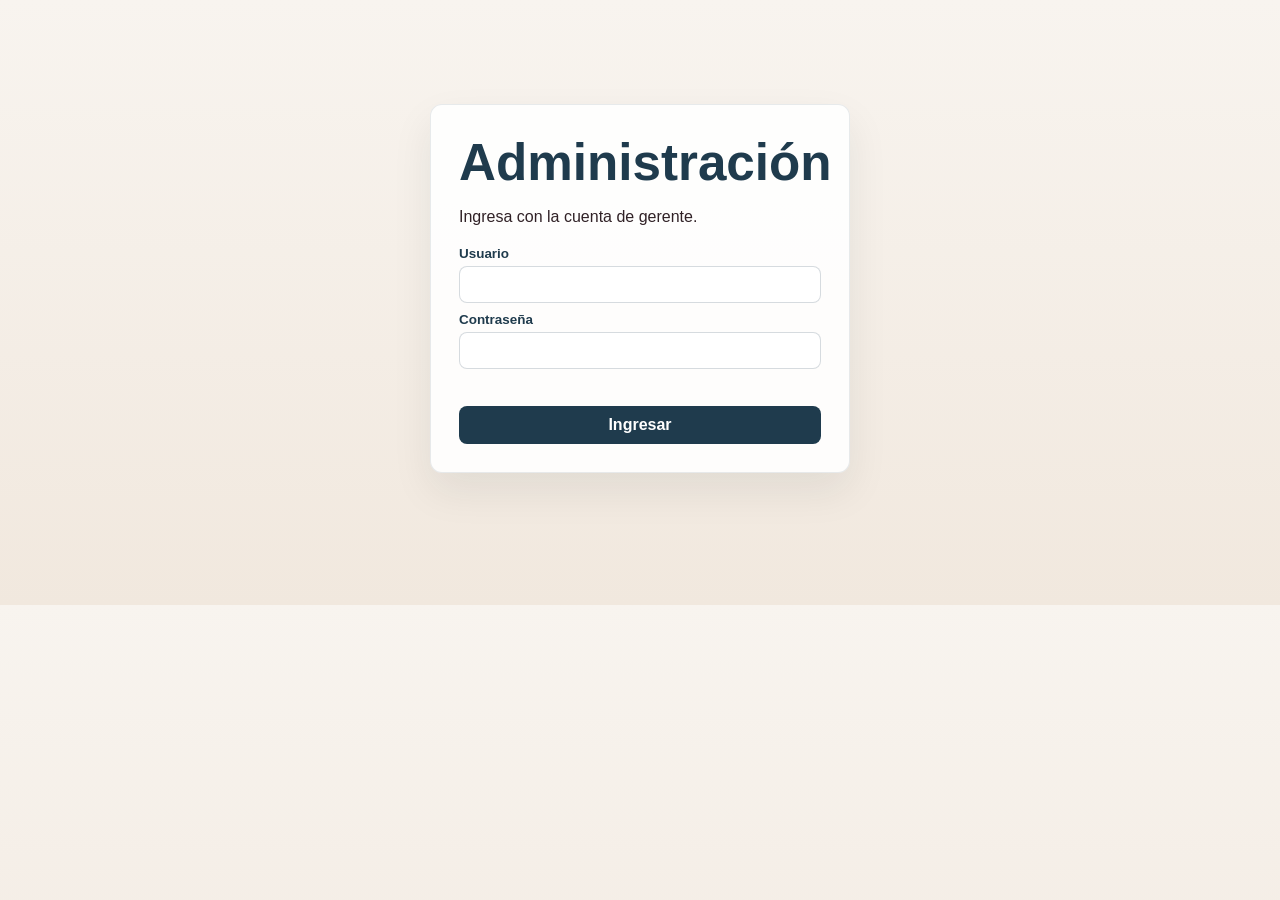
<file: admin.html>
<!DOCTYPE html>
<html lang="es">
  <head>
    <meta charset="UTF-8" />
    <meta name="viewport" content="width=device-width, initial-scale=1.0" />
    <title>MaiShoes | Administración</title>
    <link rel="stylesheet" href="sytle.css" />
  </head>
  <body>
    <main class="admin-page">
      <section id="adminLogin" class="admin-login" aria-labelledby="adminLoginTitle">
        <h1 id="adminLoginTitle">Administración</h1>
        <p>Ingresa con la cuenta de gerente.</p>
        <form id="loginForm" class="admin-login-form">
          <label>Usuario<input id="adminUser" autocomplete="username" required /></label>
          <label>Contraseña<input id="adminPassword" type="password" autocomplete="current-password" required /></label>
          <p id="loginError" class="admin-error" aria-live="polite"></p>
          <button class="admin-save" type="submit">Ingresar</button>
        </form>
      </section>

      <section id="adminPanel" hidden>
        <header class="admin-header">
          <div>
            <h1>Administrar productos</h1>
            <p>Disponibilidad, precios, colores y tallas.</p>
          </div>
          <div class="admin-header-actions">
            <a class="button primary" href="catalogo.html">Ver catálogo</a>
            <button id="logoutButton" class="admin-reset" type="button">Salir</button>
          </div>
        </header>
        <p id="adminMessage" class="admin-message" aria-live="polite"></p>
        <section id="adminProductos" class="admin-products" aria-label="Productos"></section>
      </section>
    </main>
    <script src="productos-config.js"></script>
    <script src="catalogo.js"></script>
    <script src="admin.js"></script>
  </body>
</html>
</file>
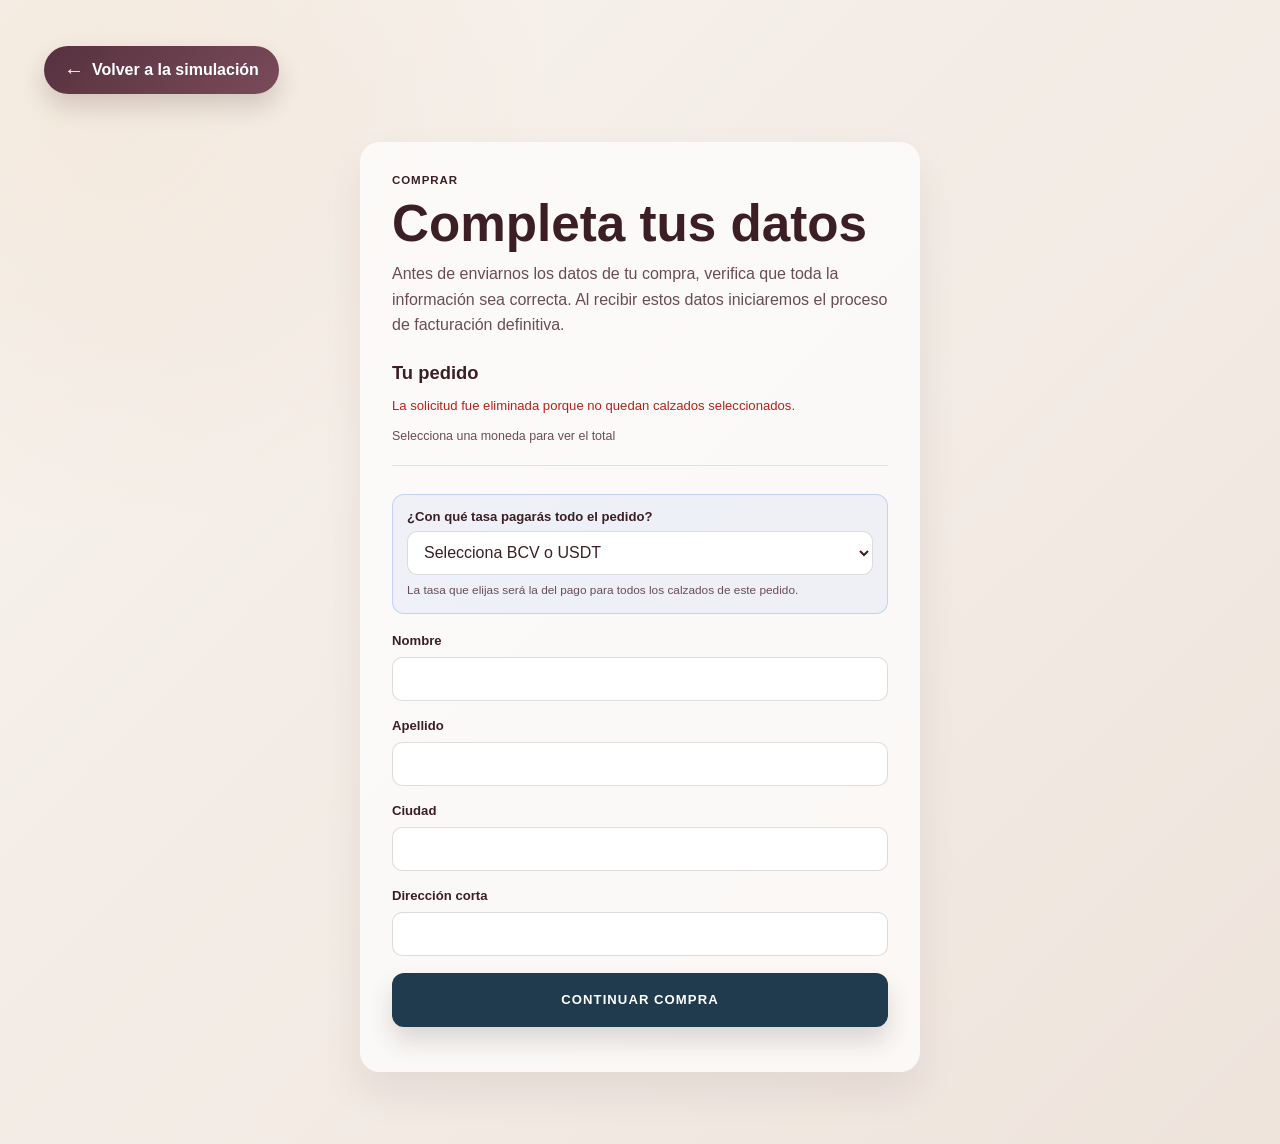
<file: datos-pedido.html>
<!DOCTYPE html>
<html lang="es">
  <head>
    <meta charset="UTF-8" />
    <meta name="viewport" content="width=device-width, initial-scale=1.0" />
    <title>MaiShoes | Comprar</title>
    <link rel="icon" href="logo.png" type="image/png">
    <link rel="stylesheet" href="sytle.css" />
    <!-- Google Analytics -->
    <script async src="https://www.googletagmanager.com/gtag/js?id=G-YP39BJCR0T"></script>
    <script>
      window.dataLayer = window.dataLayer || [];
      function gtag(){dataLayer.push(arguments);}
      gtag('js', new Date());
      gtag('config', 'G-YP39BJCR0T');
    </script>
  </head>
  <body class="product-page-body">
    <div class="page-shell order-page-shell">
      <a href="catalogo.html" class="button primary"><span class="back-arrow" aria-hidden="true">←</span> Volver a la simulación</a>
      <main class="order-form-page">
        <section class="order-form-intro">
          <p class="eyebrow-small">Comprar</p>
          <h1>Completa tus datos</h1>
          <p>Antes de enviarnos los datos de tu compra, verifica que toda la información sea correcta. Al recibir estos datos iniciaremos el proceso de facturación definitiva.</p>
        </section>

        <section class="order-summary" aria-labelledby="resumenPedidoTitulo">
          <h2 id="resumenPedidoTitulo">Tu pedido</h2>
          <div id="pedidoLista" class="order-summary-list"></div>
          <p id="pedidoVacio" class="order-empty" hidden>La solicitud fue eliminada porque no quedan calzados seleccionados.</p>
          <div class="order-totals">
            <span id="pedidoMonedaSinSeleccionar">Selecciona una moneda para ver el total</span>
            <span id="pedidoTotalSeleccionado" hidden>Total <strong id="pedidoTotal">$0.00</strong><small>20% de reserva: <b id="pedidoReserva">$0.00</b></small><small>40% cuota 1: <b id="pedidoCuota40a">$0.00</b></small><small>40% cuota 2: <b id="pedidoCuota40b">$0.00</b></small></span>
          </div>
        </section>

        <form id="datosPedidoForm" class="order-form">
          <div class="payment-currency-choice">
            <label for="monedaPago">¿Con qué tasa pagarás todo el pedido?</label>
            <select id="monedaPago" name="monedaPago" required>
              <option value="" selected disabled>Selecciona BCV o USDT</option>
              <option value="bcv">BCV</option>
              <option value="usdt">USDT</option>
            </select>
            <p>La tasa que elijas será la del pago para todos los calzados de este pedido.</p>
          </div>

          <label for="nombrePedido">Nombre</label>
          <input id="nombrePedido" name="nombre" type="text" autocomplete="given-name" required />

          <label for="apellidoPedido">Apellido</label>
          <input id="apellidoPedido" name="apellido" type="text" autocomplete="family-name" required />

          <label for="ciudadPedido">Ciudad</label>
          <input id="ciudadPedido" name="ciudad" type="text" autocomplete="address-level2" required />

          <label for="direccionPedido">Dirección corta</label>
          <input id="direccionPedido" name="direccion" type="text" autocomplete="street-address" required />

          <button class="primary-button" type="submit">Continuar compra</button>
          <p id="datosPedidoResultado" class="order-form-result" aria-live="polite"></p>
        </form>
      </main>
    </div>

    <script src="productos-config.js"></script>
    <script src="catalogo.js"></script>
    <script src="pedido.js"></script>
    <script>
    </script>
  </body>
</html>
</file>
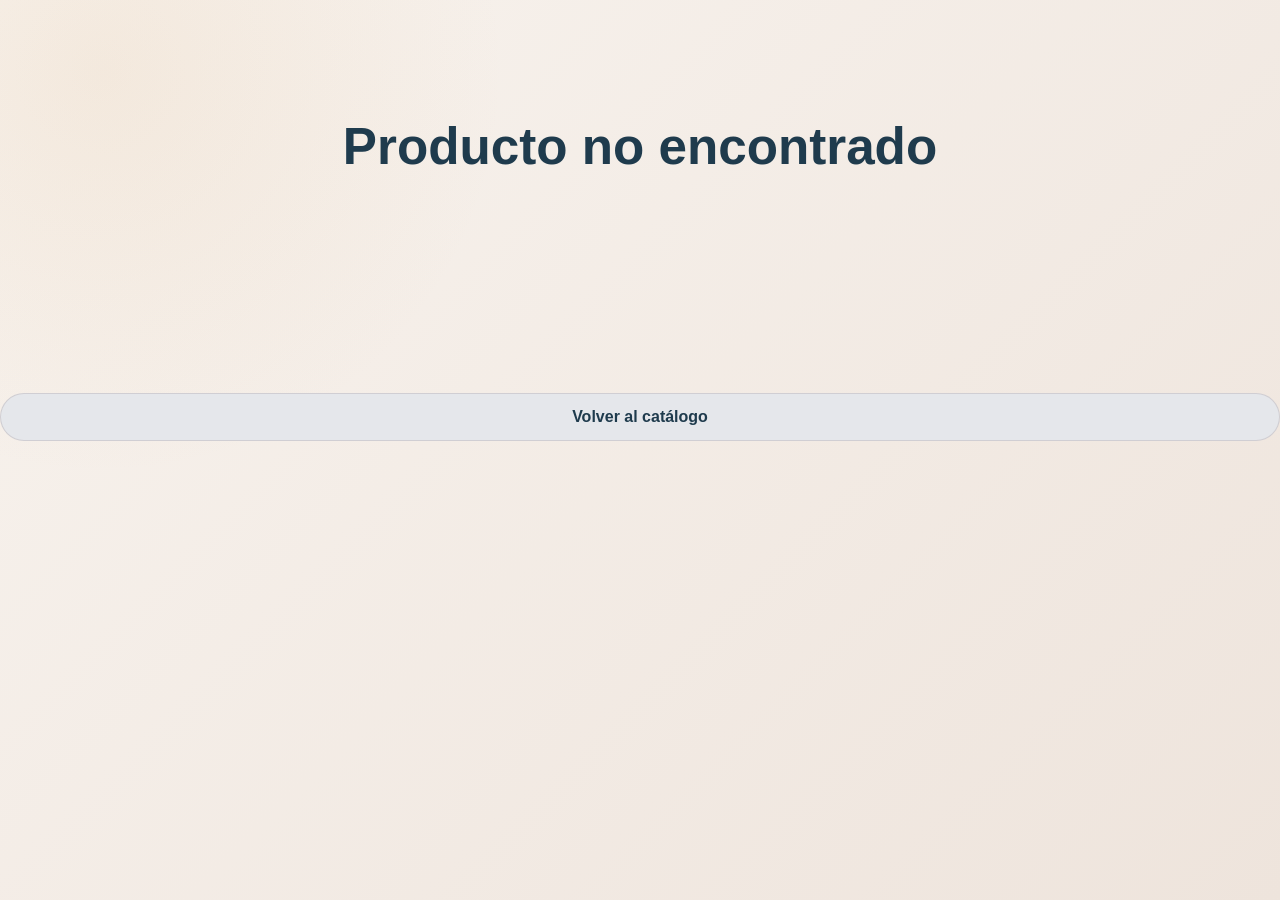
<file: producto.html>
<!DOCTYPE html>
<html lang="es">
  <head>
    <meta charset="UTF-8" />
    <meta name="viewport" content="width=device-width, initial-scale=1.0" />
    <title>MaiShoes | Detalle</title>
    <link rel="icon" href="logo.png" type="image/png">
    <link rel="stylesheet" href="sytle.css" />
  </head>
  <body class="product-page-body">
    <div class="page-shell">
      <a id="volverProducto" href="catalogo.html" class="button primary"><span class="back-arrow" aria-hidden="true">←</span> Volver al catálogo</a>
      <main class="product-page">
        <section class="gallery-panel">
          <div class="gallery-frame">
            <img id="mainImage" class="main-image" src="" alt="Producto" />
          </div>
          <div id="gallery" class="thumbnail-row"></div>
        </section>

        <section class="info-panel">
          <h1 id="productoNombre"></h1>
          <p id="productoDescripcion" class="product-description"></p>

          <div class="price-row">
            <span id="productoPrecio" class="price"></span>
            <span id="estadoDisponibilidad" class="stock-status">Disponible</span>
          </div>

          <div class="option-block" id="selectorColor">
            <h3>Colores disponibles</h3>
            <div id="colores" class="swatch-row"></div>
            <p id="colorInfo" class="selection-info"></p>
          </div>

          <div class="option-block" id="selectorTalla">
            <h3>Selecciona tu talla</h3>
            <div id="tallas" class="size-selector"></div>
            <p id="tallaInfo" class="selection-info"></p>
          </div>

          <div class="detail-box">
            <h3>Detalle</h3>
            <p id="productoDetalle"></p>
          </div>

          <div class="actions">
            <button id="botonCompra" class="primary-button" type="button">Agregar a la simulación</button>
          </div>
        </section>
      </main>
    </div>

    <script src="productos-config.js"></script>
    <script src="catalogo.js"></script>
    <script src="producto.js"></script>
  </body>
</html>
</file>
<file: sytle.css>
:root {
  --primary: #1f3b4d;
  --text: #232323;
  --muted: #646464;
  --shadow: 0 18px 40px rgba(24, 32, 41, 0.08);
  --danger: #b91c1c;
}

* {
  box-sizing: border-box;
}

body {
  margin: 0;
  font-family: Arial, Helvetica, sans-serif;
  background: linear-gradient(180deg, #f8f4ef 0%, #f1e8de 100%);
  color: var(--text);
  position: relative;
}

.landing-body {
  background-image: url('fondo.jpg');
  background-repeat: repeat;
  background-size: 100% auto;
  background-attachment: fixed;
}

img {
  max-width: 100%;
  display: block;
}

button,
input,
textarea {
  font: inherit;
}

.catalog-shell,
.landing-page,
.landing-shell {
  max-width: 1400px;
  margin: 0 auto;
  padding: 32px 20px 60px;
  position: relative;
  z-index: 1;
}

.topbar {
  display: flex;
  justify-content: center;
  align-items: center;
  padding: 30px 20px 10px;
}

.brand {
  font-family: 'Cormorant Garamond', serif;
  font-size: clamp(2.1rem, 3vw, 3rem);
  letter-spacing: 0.08em;
  color: var(--primary);
  text-transform: uppercase;
}

.home-main {
  display: flex;
  flex-direction: column;
  align-items: center;
  padding: 10px 20px 40px;
}

.hero-panel {
  max-width: 760px;
  text-align: center;
  margin-bottom: 18px;
  padding: 28px 32px 20px;
  background: rgba(255, 250, 246, 0.48);
  border: 1px solid rgba(124, 89, 82, 0.12);
  border-radius: 26px;
  backdrop-filter: blur(2px);
  box-shadow: 0 12px 30px rgba(70, 49, 41, 0.08);
}

.eyebrow {
  display: inline-block;
  margin: 0 0 10px;
  padding: 8px 16px;
  border-radius: 999px;
  background: rgba(215, 168, 110, 0.16);
  color: var(--primary);
  font-size: 0.72rem;
  letter-spacing: 0.08em;
  text-transform: uppercase;
  font-weight: 700;
}

.hero-panel h1 {
  margin: 0;
  font-family: 'Cormorant Garamond', serif;
  font-size: clamp(3rem, 6vw, 5rem);
  line-height: 0.95;
  letter-spacing: 0.02em;
  color: #3b1f24;
  text-shadow: 0 2px 10px rgba(255, 255, 255, 0.5);
}

.hero-copy {
  margin: 16px auto 0;
  max-width: 620px;
  font-size: 1.18rem;
  line-height: 1.7;
  color: rgba(42, 25, 27, 0.9);
  text-shadow: 0 1px 7px rgba(255, 255, 255, 0.55);
}

.home-carousel-section,
.faq-section {
  width: min(100%, 1120px);
  margin-top: 44px;
}

.home-carousel-heading,
.faq-heading {
  display: grid;
  width: 100%;
  justify-items: end;
  gap: 10px;
  margin-bottom: 18px;
}

.home-carousel-heading .eyebrow,
.faq-heading .eyebrow {
  margin-bottom: 0;
  text-align: right;
}

.home-carousel-heading {
  justify-items: start;
}

.home-carousel-heading .eyebrow,
.home-carousel-heading h2 {
  text-align: left;
}

.home-carousel-heading h2,
.faq-heading h2 {
  margin: 0;
  color: #3b1f24;
  font-family: 'Cormorant Garamond', serif;
  font-size: clamp(2rem, 3.8vw, 3.25rem);
  line-height: 0.98;
  text-align: right;
  max-width: 610px;
}

.home-carousel {
  display: grid;
  grid-auto-columns: minmax(280px, 1fr);
  grid-auto-flow: column;
  gap: 14px;
  overflow-x: auto;
  overscroll-behavior-inline: contain;
  padding-bottom: 10px;
  scroll-snap-type: inline mandatory;
  scrollbar-width: thin;
  scrollbar-color: #8d6265 transparent;
}

.carousel-slide {
  position: relative;
  min-height: 290px;
  overflow: hidden;
  color: #fffaf6;
  scroll-snap-align: start;
  text-decoration: none;
}

.carousel-slide::after {
  position: absolute;
  inset: 0;
  background: linear-gradient(0deg, rgba(34, 17, 21, 0.86), rgba(34, 17, 21, 0.04) 68%);
  content: "";
}

.carousel-slide img {
  width: 100%;
  height: 100%;
  position: absolute;
  inset: 0;
  object-fit: cover;
  transition: transform 0.35s ease;
}

.carousel-slide:hover img {
  transform: scale(1.05);
}

.carousel-slide-content {
  position: absolute;
  right: 22px;
  bottom: 22px;
  left: 22px;
  z-index: 1;
  display: grid;
  gap: 4px;
}

.carousel-slide-content small {
  color: #edc8c4;
  font-size: 0.72rem;
  font-weight: 700;
  letter-spacing: 0.12em;
}

.carousel-slide-content strong {
  font-family: 'Cormorant Garamond', serif;
  font-size: 2.25rem;
  line-height: 0.9;
}

.carousel-slide-content em {
  font-size: 0.86rem;
  font-style: normal;
}

.home-grid {
  display: grid;
  grid-template-columns: repeat(2, minmax(240px, 340px));
  gap: 30px;
  justify-content: center;
  align-items: stretch;
  width: 100%;
  margin-top: 18px;
}

.home-card {
  display: flex;
  flex-direction: column;
  justify-content: center;
  align-items: center;
  text-align: center;
  min-height: 360px;
  padding: 34px 24px;
  border-radius: 30px;
  border: 1px solid rgba(92, 74, 67, 0.1);
  box-shadow: 0 18px 36px rgba(73, 52, 39, 0.08);
  color: #3b1f24;
  text-decoration: none;
  transition: transform 0.22s ease, box-shadow 0.22s ease, border-color 0.22s ease;
  position: relative;
  overflow: hidden;
}

.home-card:hover {
  transform: translateY(-3px);
  box-shadow: 0 18px 38px rgba(73, 52, 39, 0.12);
  border-color: rgba(92, 74, 67, 0.18);
}

.home-card::before {
  content: "";
  position: absolute;
  inset: 0;
  background: linear-gradient(180deg, rgba(255,255,255,0.16), rgba(255,255,255,0.02));
}

.home-card > * {
  position: relative;
  z-index: 1;
}

.catalog-card {
  background: linear-gradient(135deg, rgba(244, 232, 220, 0.9), rgba(252, 247, 243, 0.95));
}

.guide-card {
  background: linear-gradient(135deg, rgba(245, 220, 222, 0.96), rgba(230, 201, 200, 0.94));
  border-color: rgba(59, 31, 36, 0.18);
  box-shadow: 0 18px 36px rgba(59, 31, 36, 0.1);
}

.card-art {
  width: 82px;
  height: 82px;
  display: grid;
  place-items: center;
  border-radius: 20px;
  margin-bottom: 18px;
  background: rgba(255, 255, 255, 0.52);
  border: 1px solid rgba(59, 31, 36, 0.12);
  font-size: 2.8rem;
  line-height: 1;
  color: #3b1f24;
}

.home-card.guide-card,
.home-card.guide-card h2,
.home-card.guide-card p,
.home-card.guide-card .card-art {
  color: #3b1f24;
}

.home-card h2 {
  margin: 0;
  font-size: clamp(2.2rem, 3vw, 3.2rem);
  line-height: 1.05;
  font-family: 'Cormorant Garamond', serif;
  letter-spacing: 0.04em;
  text-align: center;
  color: #3b1f24;
}

.home-card p {
  margin: 12px 0 0;
  max-width: 240px;
  font-size: 1.02rem;
  line-height: 1.6;
  color: rgba(59, 31, 36, 0.82);
  text-shadow: 0 1px 3px rgba(255, 255, 255, 0.35);
}

.purchase-info {
  width: min(100%, 920px);
  margin-top: 46px;
  padding: 30px;
  border: 1px solid rgba(92, 74, 67, 0.12);
  border-radius: 26px;
  background: rgba(255, 250, 246, 0.58);
  box-shadow: 0 16px 34px rgba(73, 52, 39, 0.07);
}

.faq-section {
  margin-top: 54px;
  padding: clamp(24px, 4vw, 42px);
  background: #fffaf6;
  border: 1px solid rgba(59, 31, 36, 0.12);
  box-shadow: 0 16px 34px rgba(73, 52, 39, 0.08);
}

.faq-heading {
  justify-items: start;
}

.faq-heading .eyebrow,
.faq-heading h2 {
  text-align: left;
}

.faq-heading > p:last-child {
  max-width: 610px;
  margin: 0;
  text-align: left;
  color: rgba(59, 31, 36, 0.76);
  line-height: 1.55;
}

.faq-list {
  display: grid;
  gap: 10px;
}

.faq-list details {
  border: 1px solid rgba(59, 31, 36, 0.13);
  background: #fff;
  padding: 0 20px;
}

.faq-list summary {
  display: flex;
  align-items: center;
  justify-content: space-between;
  gap: 20px;
  cursor: pointer;
  color: #3b1f24;
  font-family: 'Cormorant Garamond', serif;
  font-size: clamp(1.35rem, 2vw, 1.7rem);
  font-weight: 700;
  list-style: none;
  min-height: 64px;
  padding: 14px 0;
}

.faq-list summary::-webkit-details-marker {
  display: none;
}

.faq-list summary::after {
  width: 28px;
  height: 28px;
  border-radius: 50%;
  background: #522f38;
  color: #fffaf6;
  content: "";
  flex: 0 0 28px;
  position: relative;
}

.faq-list summary::before {
  position: absolute;
  right: 30px;
  width: 7px;
  height: 7px;
  border-right: 2px solid #fffaf6;
  border-bottom: 2px solid #fffaf6;
  content: "";
  transform: translateY(-2px) rotate(45deg);
  transition: transform 0.2s ease;
}

.faq-list details[open] summary::before {
  transform: translateY(2px) rotate(225deg);
}

.faq-list p {
  max-width: 740px;
  margin: 0 42px 18px 0;
  color: rgba(59, 31, 36, 0.8);
  line-height: 1.65;
}

.purchase-info-heading {
  text-align: center;
}

.purchase-info-heading .eyebrow {
  margin-bottom: 8px;
}

.purchase-info-heading h2 {
  margin: 0;
  color: #3b1f24;
  font-family: 'Cormorant Garamond', serif;
  font-size: clamp(2.2rem, 4vw, 3.2rem);
  line-height: 1;
}

.purchase-info-heading > p:last-child {
  max-width: 620px;
  margin: 12px auto 0;
  color: rgba(59, 31, 36, 0.8);
  line-height: 1.6;
}

.purchase-info-grid {
  display: grid;
  grid-template-columns: repeat(2, minmax(0, 1fr));
  gap: 18px;
  margin-top: 24px;
}

.purchase-info-card {
  padding: 24px;
  border: 1px solid rgba(92, 74, 67, 0.1);
  border-radius: 20px;
  background: rgba(255, 255, 255, 0.65);
}

.discount-info-card {
  grid-column: 1 / -1;
  display: flex;
  align-items: center;
  gap: 18px;
  background: rgba(255, 255, 255, 0.65);
  border-color: rgba(92, 74, 67, 0.1);
}

.discount-info-card .info-icon {
  flex: 0 0 48px;
  margin-bottom: 0;
}

.info-icon {
  width: 48px;
  height: 48px;
  display: grid;
  place-items: center;
  margin-bottom: 14px;
  border-radius: 14px;
  background: rgba(215, 168, 110, 0.18);
  font-size: 1.5rem;
}

.purchase-info-card h3 {
  margin: 0;
  color: #3b1f24;
  font-family: 'Cormorant Garamond', serif;
  font-size: 2rem;
  line-height: 1;
}

.purchase-info-card p,
.purchase-info-card li {
  color: rgba(59, 31, 36, 0.82);
  line-height: 1.55;
}

.purchase-info-card p {
  margin: 14px 0 0;
}

.purchase-info-card ul,
.payment-steps {
  margin: 12px 0 0;
  padding-left: 22px;
}

.purchase-info-card li + li {
  margin-top: 8px;
}

.info-note {
  font-size: 0.9rem;
  font-style: italic;
}

.payment-steps {
  margin-top: 16px;
}

.payment-steps strong {
  color: #3b1f24;
}

@media (max-width: 640px) {
  .landing-shell {
    padding-top: 18px;
    padding-left: 16px;
    padding-right: 16px;
  }

  .topbar {
    padding-top: 12px;
  }

  .brand {
    font-size: clamp(1.8rem, 6vw, 2.4rem);
  }

  .hero-panel {
    margin-bottom: 12px;
    padding: 20px 16px 18px;
  }

  .hero-panel h1 {
    font-size: clamp(2.5rem, 11vw, 3.5rem);
  }

  .hero-copy {
    font-size: 0.98rem;
    line-height: 1.6;
  }

  .home-carousel-section,
  .faq-section {
    margin-top: 32px;
  }

  .home-carousel-heading,
  .faq-heading {
    justify-items: end;
  }

  .home-carousel-heading {
    justify-items: start;
  }

  .faq-heading {
    justify-items: start;
  }

  .faq-heading .eyebrow,
  .faq-heading h2 {
    text-align: left;
  }

  .home-carousel-heading .eyebrow,
  .home-carousel-heading h2 {
    text-align: left;
  }

  .home-carousel-heading h2,
  .faq-heading h2 {
    text-align: left;
  }

  .faq-heading h2 {
    max-width: 100%;
    font-size: clamp(1.8rem, 8vw, 2.5rem);
    line-height: 1.08;
    overflow-wrap: anywhere;
  }

  .faq-heading > p:last-child {
    text-align: left;
  }

  .faq-section {
    width: 100%;
    min-width: 0;
    padding: 22px 16px;
  }

  .faq-list details {
    padding: 0 14px;
  }

  .faq-list summary {
    min-width: 0;
    gap: 12px;
    font-size: 1.2rem;
    line-height: 1.25;
    text-align: left;
  }

  .faq-list p {
    margin-right: 0;
    overflow-wrap: anywhere;
  }

  .home-carousel {
    grid-auto-columns: minmax(260px, 82vw);
  }

  .carousel-slide {
    min-height: 245px;
  }

  .home-grid {
    grid-template-columns: 1fr;
    gap: 18px;
  }

  .home-card {
    min-height: 260px;
    padding: 22px 18px;
  }

  .card-art {
    width: 66px;
    height: 66px;
    font-size: 2.1rem;
  }

  .home-card h2 {
    font-size: clamp(1.9rem, 7vw, 2.5rem);
  }

  .home-card p {
    max-width: 220px;
    font-size: 0.92rem;
  }

  .purchase-info {
    margin-top: 30px;
    padding: 22px 16px;
  }

  .purchase-info-grid {
    grid-template-columns: 1fr;
  }

  .purchase-info-card {
    padding: 20px;
  }

  .discount-info-card {
    display: block;
  }

  .discount-info-card .info-icon {
    margin-bottom: 14px;
  }
}

.detail-body {
  background: linear-gradient(180deg, #fdf6f2 0%, #f5ece5 100%);
  color: #2f1c22;
}

.detail-page {
  max-width: 1280px;
  margin: 0 auto;
  padding: 28px 22px 64px;
}

.detail-header {
  margin-bottom: 28px;
}

.detail-layout {
  display: grid;
  grid-template-columns: minmax(0, 1.2fr) minmax(360px, 0.9fr);
  gap: 26px;
  align-items: start;
}

.gallery-panel,
.detail-panel,
.info-card {
  background: rgba(255, 255, 255, 0.72);
  border: 1px solid rgba(77, 48, 53, 0.08);
  border-radius: 30px;
  box-shadow: 0 22px 48px rgba(74, 52, 43, 0.08);
}

.gallery-panel {
  padding: 24px;
}

.detail-kicker,
.mini-label,
.detail-badge {
  display: inline-flex;
  align-items: center;
  justify-content: center;
  padding: 7px 12px;
  border-radius: 999px;
  background: rgba(207, 132, 149, 0.12);
  color: #6b4048;
  font-size: 0.7rem;
  font-weight: 800;
  letter-spacing: 0.08em;
  text-transform: uppercase;
}

.main-image-wrap {
  margin-top: 18px;
  border-radius: 26px;
  overflow: hidden;
  border: 1px solid rgba(74, 52, 43, 0.08);
  background: linear-gradient(135deg, #f7e9e7 0%, #f0ede8 100%);
}

#mainImage {
  width: 100%;
  height: min(68vh, 660px);
  object-fit: cover;
  display: block;
}

.thumbs {
  display: grid;
  grid-template-columns: repeat(4, minmax(0, 1fr));
  gap: 12px;
  margin-top: 18px;
}

.thumb {
  padding: 0;
  border: 1px solid rgba(77, 48, 53, 0.12);
  background: rgba(255, 255, 255, 0.6);
  border-radius: 16px;
  overflow: hidden;
  cursor: pointer;
  transition: transform 0.2s ease, border-color 0.2s ease, box-shadow 0.2s ease;
}

.thumb:hover,
.thumb.active {
  transform: translateY(-2px);
  border-color: rgba(74, 52, 43, 0.4);
  box-shadow: 0 12px 22px rgba(74, 52, 43, 0.08);
}

.thumb img {
  width: 100%;
  height: 110px;
  object-fit: cover;
  display: block;
}

.detail-panel {
  padding: 26px 24px 22px;
}

.detail-side-top {
  display: flex;
  align-items: center;
  justify-content: space-between;
  gap: 12px;
  margin-bottom: 10px;
}

.detail-price-row {
  display: flex;
  align-items: center;
  gap: 10px;
  flex-wrap: wrap;
  justify-content: flex-end;
}

.price-tag {
  font-family: 'Cormorant Garamond', serif;
  font-size: clamp(2rem, 4vw, 3rem);
  line-height: 1;
  letter-spacing: 0.02em;
  color: #2f1c22;
}

.fit-pill {
  display: inline-flex;
  align-items: center;
  padding: 8px 12px;
  border-radius: 999px;
  background: rgba(84, 109, 122, 0.08);
  color: #304a57;
  font-size: 0.72rem;
  font-weight: 800;
  letter-spacing: 0.06em;
  text-transform: uppercase;
}

.detail-panel h1 {
  margin: 16px 0 0;
  font-family: 'Cormorant Garamond', serif;
  font-size: clamp(2.6rem, 5vw, 4rem);
  line-height: 0.95;
  letter-spacing: 0.02em;
  color: #3b1f24;
}

.detail-summary {
  margin: 16px 0 18px;
  color: #5f3741;
  line-height: 1.7;
  font-size: 1.02rem;
}

.detail-specs {
  display: grid;
  grid-template-columns: repeat(2, minmax(0, 1fr));
  gap: 10px;
  margin: 0 0 18px;
}

.spec-item {
  display: grid;
  gap: 6px;
  padding: 12px 14px;
  border-radius: 16px;
  background: linear-gradient(180deg, rgba(253, 248, 246, 0.96), rgba(247, 236, 229, 0.92));
  border: 1px solid rgba(67, 46, 49, 0.08);
}

.spec-item span {
  color: #7a5562;
  font-size: 0.68rem;
  font-weight: 800;
  letter-spacing: 0.08em;
  text-transform: uppercase;
}

.spec-item strong {
  color: #301f25;
  font-size: 0.96rem;
  font-weight: 700;
}

.detail-group {
  margin-top: 22px;
}

.detail-group h2 {
  margin: 0 0 12px;
  font-family: 'Cormorant Garamond', serif;
  font-size: clamp(1.7rem, 2.4vw, 2.2rem);
  line-height: 1.1;
  color: #3b1f24;
}

.compact-group {
  margin-top: 18px;
}

.availability {
  margin: 0;
  padding: 10px 12px;
  border-radius: 12px;
  background: rgba(84, 109, 122, 0.06);
  color: #385566;
  font-weight: 700;
}

.chip-list {
  display: flex;
  flex-wrap: wrap;
  gap: 10px;
}

.chip {
  border: 1px solid rgba(74, 52, 43, 0.12);
  background: rgba(255, 255, 255, 0.7);
  color: #312225;
  border-radius: 999px;
  padding: 9px 14px;
  font-weight: 800;
  cursor: pointer;
  transition: all 0.2s ease;
}

.chip.selected {
  background: rgba(212, 157, 168, 0.18);
  border-color: rgba(59, 31, 36, 0.25);
  box-shadow: inset 0 0 0 1px rgba(59, 31, 36, 0.05);
}

.color-chip {
  width: 34px;
  height: 34px;
  min-width: 34px;
  border-radius: 50%;
  padding: 0;
  border-width: 3px;
  box-shadow: 0 0 0 1px rgba(15, 23, 42, 0.14);
}

.detail-actions {
  display: flex;
  flex-wrap: wrap;
  gap: 12px;
  margin-top: 24px;
}

.button {
  display: inline-flex;
  align-items: center;
  justify-content: center;
  min-height: 48px;
  border: none;
  border-radius: 14px;
  font-weight: 800;
  text-decoration: none;
  cursor: pointer;
  transition: transform 0.18s ease, box-shadow 0.18s ease;
}

.button:hover {
  transform: translateY(-1px);
}

.button.primary {
  flex: 1;
  background: linear-gradient(135deg, #3a1d27 0%, #563341 100%);
  color: white;
  box-shadow: 0 16px 28px rgba(58, 29, 39, 0.18);
}

.button.ghost {
  flex: 0.9;
  background: rgba(255, 255, 255, 0.9);
  color: #3b1f24;
  border: 1px solid rgba(59, 31, 36, 0.12);
}

.detail-bottom {
  display: grid;
  grid-template-columns: repeat(3, minmax(0, 1fr));
  gap: 18px;
  margin-top: 26px;
}

.info-card {
  padding: 22px 20px;
}

.info-card-featured {
  background: linear-gradient(135deg, rgba(255,255,255,0.82), rgba(248, 232, 237, 0.78));
}

.info-card h3 {
  margin: 12px 0 10px;
  font-family: 'Cormorant Garamond', serif;
  font-size: clamp(1.8rem, 3vw, 2.6rem);
  line-height: 1.05;
  color: #3b1f24;
}

.info-card p {
  margin: 0;
  color: #5b3b42;
  line-height: 1.7;
}

.catalog-body {
  background: linear-gradient(180deg, #f9f3ee 0%, #f1e7dc 100%);
  color: var(--text);
}

.catalog-page {
  max-width: 1380px;
  margin: 0 auto;
  padding: 24px 20px 60px;
}

.catalog-header {
  display: flex;
  flex-direction: column;
  align-items: center;
  gap: 14px;
  margin-bottom: 28px;
}

.brand-inline {
  font-family: 'Cormorant Garamond', serif;
  font-size: clamp(2.1rem, 4vw, 3.1rem);
  letter-spacing: 0.08em;
  color: var(--primary);
  text-transform: uppercase;
}

.top-nav {
  display: flex;
  justify-content: center;
  flex-wrap: wrap;
  gap: 14px;
  padding: 10px 18px;
  border-radius: 999px;
  background: rgba(255, 255, 255, 0.7);
  border: 1px solid rgba(31, 59, 77, 0.08);
  box-shadow: 0 10px 24px rgba(31, 59, 77, 0.06);
}

.top-nav a {
  text-decoration: none;
  color: var(--primary);
  font-weight: 700;
  padding: 6px 12px;
  border-radius: 999px;
  transition: background 0.2s ease;
}

.top-nav a:hover,
.top-nav a.active {
  background: rgba(31, 59, 77, 0.08);
}

.site-nav-toggle {
  display: none;
}

.catalog-title-wrap {
  text-align: center;
}

.eyebrow {
  display: inline-block;
  background: rgba(215, 168, 110, 0.16);
  color: var(--primary);
  padding: 8px 14px;
  border-radius: 999px;
  font-size: 0.72rem;
  letter-spacing: 0.08em;
  text-transform: uppercase;
  font-weight: 700;
}

h1 {
  margin: 18px 0 2px;
  color: var(--primary);
  font-size: clamp(2.2rem, 4vw, 3.6rem);
}

.catalog-layout {
  display: grid;
  grid-template-columns: minmax(0, 1.7fr) minmax(300px, 0.95fr);
  gap: 24px;
}

.catalog-panel,
.summary-box,
.guide-card,
.hero-box {
  background: rgba(255, 255, 255, 0.78);
  border: 1px solid rgba(31, 59, 77, 0.08);
  border-radius: 24px;
  box-shadow: var(--shadow);
}

.catalog-panel {
  padding: 20px;
}

.toolbar {
  display: flex;
  justify-content: space-between;
  align-items: end;
  gap: 18px;
  background: rgba(31, 59, 77, 0.04);
  border: 1px solid rgba(31, 59, 77, 0.06);
  border-radius: 18px;
  padding: 18px 20px;
  margin-bottom: 22px;
}

.search-box {
  display: flex;
  flex: 1;
  flex-direction: column;
  gap: 8px;
}

.search-box label,
.selection-block label,
.qty-box label,
.field label {
  color: var(--primary);
  font-size: 0.78rem;
  font-weight: 700;
  letter-spacing: 0.03em;
  text-transform: uppercase;
}

.search-box input,
.qty-box input,
.field input,
.field textarea {
  width: 100%;
  border: 1px solid rgba(31, 59, 77, 0.12);
  border-radius: 12px;
  padding: 12px 14px;
  background: white;
  color: var(--text);
}

.badge {
  background: var(--primary);
  color: white;
  padding: 10px 14px;
  border-radius: 999px;
  font-size: 0.8rem;
  font-weight: 700;
  white-space: nowrap;
}

.products-grid {
  display: grid;
  grid-template-columns: repeat(2, minmax(0, 1fr));
  gap: 18px;
}

.select-card {
  background: #fff;
  border: 1px solid rgba(31, 59, 77, 0.08);
  border-radius: 22px;
  overflow: hidden;
  cursor: pointer;
  box-shadow: 0 16px 34px rgba(31, 59, 77, 0.06);
  transition: transform 0.2s ease, box-shadow 0.2s ease, border-color 0.2s ease;
}

.select-card:hover,
.select-card.active {
  border-color: rgba(31, 59, 77, 0.18);
  transform: translateY(-4px);
  box-shadow: 0 20px 36px rgba(31, 59, 77, 0.1);
}

.select-card img {
  width: 100%;
  height: 180px;
  object-fit: contain;
  padding: 12px 12px 0;
  background: linear-gradient(135deg, #f9f3ee, #e9d9d0);
}

.select-card .content {
  padding: 16px 16px 18px;
}

.card-header-row {
  display: flex;
  align-items: flex-start;
  justify-content: space-between;
  gap: 12px;
  margin-bottom: 10px;
}

.name {
  margin: 0;
  color: var(--primary);
  font-size: 1.19rem;
  line-height: 1.2;
}

.new-badge {
  flex-shrink: 0;
  display: inline-flex;
  align-items: center;
  padding: 5px 10px;
  border-radius: 999px;
  background: #b3633d;
  color: #fffaf6;
  font-size: 0.72rem;
  font-weight: 800;
  text-transform: uppercase;
  letter-spacing: 0.06em;
  box-shadow: 0 8px 18px rgba(31, 59, 77, 0.14);
}

.card-badges {
  display: flex;
  flex-wrap: wrap;
  justify-content: flex-end;
  gap: 6px;
}

.availability-badge,
.variant-empty {
  display: inline-flex;
  align-items: center;
  padding: 5px 9px;
  border-radius: 999px;
  font-size: 0.7rem;
  font-weight: 700;
}

.availability-badge.available {
  color: #17623b;
  background: #e7f5ea;
}

.availability-badge.unavailable,
.variant-empty,
.stock-status.unavailable {
  color: #9f1d1d;
  background: #fff0f0;
}

.select-button:disabled,
.primary-button:disabled {
  cursor: not-allowed;
  opacity: 0.55;
}

.admin-page {
  max-width: 1100px;
  margin: 0 auto;
  padding: 32px 20px 60px;
}

.admin-login {
  width: min(100%, 420px);
  margin: 8vh auto;
  padding: 28px;
  background: rgba(255, 255, 255, 0.88);
  border: 1px solid rgba(31, 59, 77, 0.1);
  border-radius: 12px;
  box-shadow: var(--shadow);
}

.admin-login h1,
.admin-header h1 {
  margin: 0;
  color: var(--primary);
}

.admin-login-form,
.admin-field,
.admin-options {
  display: grid;
  gap: 9px;
}

.admin-login-form {
  margin-top: 20px;
}

.admin-login-form label,
.admin-field,
.admin-options strong {
  color: var(--primary);
  font-size: 0.84rem;
  font-weight: 700;
}

.admin-login-form input,
.admin-field input[type="number"] {
  width: 100%;
  margin-top: 5px;
  padding: 10px 12px;
  border: 1px solid rgba(31, 59, 77, 0.18);
  border-radius: 8px;
  background: #fff;
}

.admin-error {
  min-height: 1.2em;
  margin: 0;
  color: var(--danger);
}

.admin-header,
.admin-header-actions,
.admin-product-title,
.admin-actions {
  display: flex;
  align-items: center;
  gap: 12px;
}

.admin-header,
.admin-product-title {
  justify-content: space-between;
}

.admin-header {
  margin-bottom: 24px;
}

.admin-header p {
  margin: 6px 0 0;
  color: var(--muted);
}

.admin-products {
  display: grid;
  gap: 16px;
}

.admin-product {
  padding: 20px;
  background: rgba(255, 255, 255, 0.84);
  border: 1px solid rgba(31, 59, 77, 0.1);
  border-radius: 12px;
  box-shadow: var(--shadow);
}

.admin-product h2 {
  margin: 0;
  color: var(--primary);
  font-size: 1.25rem;
}

.admin-product-grid {
  display: grid;
  grid-template-columns: repeat(2, minmax(0, 1fr));
  gap: 16px;
  margin-top: 16px;
}

.admin-checks {
  display: flex;
  flex-wrap: wrap;
  gap: 8px;
}

.admin-checks label,
.admin-product-title label {
  color: var(--text);
  font-size: 0.9rem;
  font-weight: 400;
}

.admin-actions {
  justify-content: flex-end;
  margin-top: 18px;
}

.admin-save,
.admin-reset {
  border: 0;
  border-radius: 8px;
  padding: 10px 14px;
  font-weight: 700;
  cursor: pointer;
}

.admin-save {
  color: #fff;
  background: var(--primary);
}

.admin-reset {
  color: var(--primary);
  background: #e7edf0;
}

.admin-message {
  min-height: 1.25em;
  margin: 0 0 12px;
  color: #17623b;
  font-weight: 700;
}

.info-page-body {
  min-height: 100vh;
  background: #f7f1ea;
}

.info-page {
  width: min(1180px, calc(100% - 40px));
  margin: 0 auto;
  padding: 28px 0 72px;
}

.info-header {
  display: flex;
  align-items: center;
  justify-content: space-between;
  gap: 20px;
  padding-bottom: 30px;
}

.info-header .brand-inline {
  text-decoration: none;
}

.about-hero {
  display: grid;
  grid-template-columns: minmax(0, 0.94fr) minmax(320px, 1.06fr);
  align-items: stretch;
  overflow: hidden;
  background: #fffaf6;
  border: 1px solid rgba(59, 31, 36, 0.1);
  box-shadow: 0 20px 48px rgba(73, 52, 39, 0.1);
}

.about-hero-copy {
  display: flex;
  flex-direction: column;
  justify-content: center;
  padding: clamp(32px, 6vw, 76px);
}

.about-hero-copy .eyebrow,
.social-section .eyebrow,
.location-copy .eyebrow {
  margin-bottom: 14px;
}

.about-hero h1,
.social-section h2,
.location-section h2 {
  margin: 0;
  color: #3b1f24;
  font-family: 'Cormorant Garamond', serif;
  font-size: clamp(2.5rem, 5vw, 4.4rem);
  line-height: 0.96;
}

.about-hero-copy > p:not(.eyebrow),
.location-copy > p:not(.eyebrow) {
  margin: 20px 0 0;
  color: rgba(59, 31, 36, 0.82);
  line-height: 1.7;
}

.about-highlights {
  display: flex;
  flex-wrap: wrap;
  gap: 8px;
  margin-top: 28px;
}

.about-highlights span {
  padding: 8px 11px;
  border: 1px solid rgba(59, 31, 36, 0.16);
  color: #3b1f24;
  font-size: 0.78rem;
  font-weight: 700;
}

.about-hero-image {
  position: relative;
  min-height: 430px;
  margin: 0;
}

.about-hero-image img {
  width: 100%;
  height: 100%;
  object-fit: cover;
}

.about-hero-image figcaption {
  position: absolute;
  right: 16px;
  bottom: 16px;
  left: 16px;
  padding: 12px 14px;
  background: rgba(59, 31, 36, 0.86);
  color: #fffaf6;
  font-size: 0.86rem;
}

.location-section {
  display: grid;
  grid-template-columns: minmax(0, 0.85fr) minmax(0, 1.15fr);
  gap: 32px;
  align-items: center;
  margin-top: 44px;
  padding: clamp(28px, 4vw, 48px);
  background: rgba(255, 250, 246, 0.7);
  border-top: 1px solid rgba(59, 31, 36, 0.12);
  border-bottom: 1px solid rgba(59, 31, 36, 0.12);
}

.location-section h2 {
  font-size: clamp(2.1rem, 3.6vw, 3.25rem);
}

.social-footer {
  display: flex;
  align-items: center;
  justify-content: space-between;
  gap: 28px;
  margin-top: 44px;
  padding: 28px clamp(24px, 4vw, 48px);
  background: #522f38;
  border: 1px solid rgba(59, 31, 36, 0.2);
  color: #fffaf6;
}

.social-footer-brand span {
  display: block;
  font-family: 'Cormorant Garamond', serif;
  font-size: 2rem;
  font-weight: 700;
  line-height: 1;
  letter-spacing: 0.06em;
  text-transform: uppercase;
}

.social-footer-brand p {
  margin: 7px 0 0;
  color: rgba(255, 250, 246, 0.75);
  font-size: 0.87rem;
}

.social-buttons {
  display: flex;
  justify-content: flex-end;
  gap: 10px;
}

.social-button {
  display: grid;
  width: 58px;
  height: 58px;
  place-items: center;
  border: 1px solid rgba(255, 250, 246, 0.22);
  border-radius: 50%;
  background: rgba(255, 250, 246, 0.08);
  color: #fffaf6;
  cursor: pointer;
  transition: transform 0.2s ease, box-shadow 0.2s ease;
}

.social-button:hover {
  transform: translateY(-3px);
  background: #fffaf6;
  box-shadow: 0 9px 18px rgba(25, 10, 14, 0.2);
}

.social-button svg,
.whatsapp-float svg {
  width: 24px;
  height: 24px;
  fill: none;
  stroke: currentColor;
  stroke-linecap: round;
  stroke-linejoin: round;
  stroke-width: 1.8;
}

.social-button.instagram:hover { color: #c3466b; }
.social-button.tiktok:hover { color: #1b1b1b; }
.social-button.telegram:hover { color: #399bd4; }

.location-section {
  grid-template-columns: minmax(260px, 0.8fr) minmax(0, 1.2fr);
  background: #3b1f24;
}

.location-section h2,
.location-section .location-copy > p:not(.eyebrow) {
  color: #fffaf6;
}

.map-frame {
  min-height: 320px;
  overflow: hidden;
  border: 8px solid rgba(255, 250, 246, 0.14);
}

.map-frame iframe {
  display: block;
  width: 100%;
  height: 320px;
  border: 0;
}

.whatsapp-float {
  position: fixed;
  right: 22px;
  bottom: 22px;
  z-index: 20;
  display: grid;
  width: 54px;
  height: 54px;
  place-items: center;
  border: 1px solid rgba(255, 255, 255, 0.75);
  border-radius: 50%;
  background: #25d366;
  box-shadow: 0 12px 28px rgba(14, 117, 63, 0.28);
  color: #fff;
  cursor: pointer;
  transition: transform 0.22s ease, box-shadow 0.22s ease, background 0.22s ease;
}

.whatsapp-float::before {
  position: absolute;
  z-index: -1;
  width: 100%;
  height: 100%;
  border-radius: inherit;
  background: rgba(37, 211, 102, 0.2);
  content: "";
  animation: whatsapp-halo 3s ease-out infinite;
}

.whatsapp-float:hover {
  transform: translateY(-3px) scale(1.04);
  background: #1ebe5d;
  box-shadow: 0 16px 30px rgba(14, 117, 63, 0.35);
}

.whatsapp-float img {
  position: relative;
  width: 27px;
  height: 27px;
  filter: drop-shadow(0 1px 1px rgba(0, 0, 0, 0.12));
}

@keyframes whatsapp-halo {
  0%, 20% { opacity: 0; transform: scale(1); }
  35% { opacity: 0.55; }
  75%, 100% { opacity: 0; transform: scale(1.38); }
}

@media (prefers-reduced-motion: reduce) {
  .whatsapp-float::before {
    animation: none;
  }
}

@media (max-width: 760px) {
  .info-page {
    width: min(100% - 32px, 1180px);
    padding-top: 18px;
  }

  .info-header,
  .about-hero,
  .social-footer,
  .location-section {
    grid-template-columns: 1fr;
  }

  .info-header {
    align-items: flex-start;
    flex-direction: column;
  }

  .about-hero-image {
    min-height: 310px;
  }

  .social-buttons {
    justify-content: flex-start;
  }

  .social-footer {
    align-items: flex-start;
    flex-direction: column;
  }

  .social-button {
    width: 52px;
    height: 52px;
  }

  .whatsapp-float {
    right: 16px;
    bottom: 16px;
    width: 54px;
    height: 54px;
  }
}

@media (max-width: 640px) {
  .admin-header,
  .admin-product-title {
    align-items: flex-start;
    flex-direction: column;
  }

  .admin-product-grid {
    grid-template-columns: 1fr;
  }
}

.badge-mini {
  flex-shrink: 0;
  display: inline-flex;
  align-items: center;
  padding: 5px 9px;
  border-radius: 999px;
  background: rgba(215, 168, 110, 0.12);
  color: var(--primary);
  font-size: 0.7rem;
  font-weight: 700;
  text-transform: uppercase;
  letter-spacing: 0.04em;
}

.meta {
  margin-bottom: 12px;
}

.price-stack {
  display: flex;
  flex-direction: column;
  gap: 3px;
}

.price-old {
  color: rgba(31, 59, 77, 0.58);
  font-size: 0.82rem;
  text-decoration: line-through;
}

.price-discount {
  color: var(--primary);
  font-weight: 800;
  font-size: 1.18rem;
}

.select-card .price-old {
  text-decoration: none;
}

.info-block {
  margin-top: 12px;
}

.info-label {
  margin: 0 0 8px;
  color: var(--primary);
  font-size: 0.73rem;
  font-weight: 700;
  letter-spacing: 0.05em;
  text-transform: uppercase;
}

.color-list,
.talla-list {
  display: flex;
  flex-wrap: wrap;
  gap: 8px;
}

.color-pill {
  display: inline-flex;
  align-items: center;
  gap: 7px;
  background: rgba(31, 59, 77, 0.04);
  border: 1px solid rgba(31, 59, 77, 0.08);
  border-radius: 999px;
  padding: 6px 9px;
  color: var(--primary);
  font-size: 0.74rem;
}

.color-dot {
  width: 12px;
  height: 12px;
  border-radius: 50%;
  display: inline-block;
  border: 1px solid rgba(15, 23, 42, 0.12);
}

.talla-chip {
  min-width: 36px;
  padding: 7px 9px;
  border-radius: 10px;
  background: rgba(31, 59, 77, 0.05);
  color: var(--primary);
  text-align: center;
  font-size: 0.75rem;
  font-weight: 700;
}

.card-actions {
  display: flex;
  align-items: center;
  gap: 10px;
  margin-top: 16px;
}

.detail-link,
.select-button {
  display: inline-flex;
  align-items: center;
  justify-content: center;
  min-height: 42px;
  border-radius: 12px;
  border: none;
  text-decoration: none;
  font-weight: 700;
  cursor: pointer;
  transition: transform 0.18s ease, opacity 0.18s ease;
}

.detail-link {
  flex: 1;
  background: rgba(31, 59, 77, 0.06);
  color: var(--primary);
  padding: 10px 14px;
}

.select-button {
  flex: 1.1;
  background: var(--primary);
  color: white;
  padding: 10px 14px;
}

.select-button.selected {
  background: #845b40;
}

.detail-link:hover,
.select-button:hover {
  transform: translateY(-1px);
}

.selection-item {
  display: grid;
  gap: 7px;
  padding: 12px 0;
  border-bottom: 1px solid rgba(31, 59, 77, 0.08);
}

.selection-price {
  display: flex;
  justify-content: space-between;
  gap: 8px;
  color: var(--muted);
  font-size: 0.8rem;
}

.remove-item {
  width: fit-content;
  padding: 7px 10px;
  border: 1px solid rgba(185, 28, 28, 0.2);
  background: rgba(185, 28, 28, 0.04);
  color: var(--danger);
  border-radius: 10px;
  cursor: pointer;
}

.summary-panel {
  position: sticky;
  top: 16px;
  align-self: start;
}

.summary-box {
  padding: 20px;
}

.summary-box h2 {
  margin: 0 0 14px;
  color: var(--primary);
  font-size: 1.8rem;
}

.summary-box img {
  width: 100%;
  aspect-ratio: 1;
  object-fit: cover;
  border-radius: 18px;
  margin-bottom: 14px;
}

.summary-description {
  margin: 0 0 20px;
  color: var(--muted);
  line-height: 1.6;
}

.selection-block {
  margin-top: 18px;
}

.selection-block label {
  display: block;
  margin-bottom: 8px;
}

.chip-list {
  display: flex;
  flex-wrap: wrap;
  gap: 8px;
}

.chip {
  border: 1px solid rgba(31, 59, 77, 0.15);
  background: white;
  color: var(--primary);
  border-radius: 10px;
  padding: 8px 10px;
  font-weight: 700;
  cursor: pointer;
}

.chip.selected {
  background: rgba(31, 59, 77, 0.09);
  border-color: rgba(31, 59, 77, 0.2);
}

.color-chip {
  width: 32px;
  height: 32px;
  border-radius: 50%;
  padding: 0;
  border-width: 3px;
  box-shadow: 0 0 0 1px rgba(15, 23, 42, 0.15);
}

.sizes .chip {
  min-width: 48px;
}

.simulator-panel {
  position: sticky;
  top: 16px;
  align-self: start;
}

.simulator-card {
  background: linear-gradient(180deg, rgba(255,255,255,0.8), rgba(249,239,242,0.9));
  border: 1px solid rgba(59, 31, 36, 0.12);
  border-radius: 28px;
  padding: 20px;
  box-shadow: 0 20px 42px rgba(59, 31, 36, 0.08);
}

.mobile-simulator-toggle {
  display: none;
}

.simulator-details {
  display: contents;
}

.simulator-header {
  display: grid;
  gap: 12px;
  margin-bottom: 14px;
}

.currency-selector {
  display: grid;
  gap: 6px;
  color: #6a4d54;
  font-size: 0.78rem;
  font-weight: 700;
}

.currency-selector select {
  width: 100%;
  border: 1px solid rgba(59, 31, 36, 0.16);
  border-radius: 10px;
  padding: 10px 12px;
  color: #3b1f24;
  background: #fff;
  font: inherit;
}

.eyebrow-small {
  margin: 0;
  color: #3b1f24;
  font-size: 0.72rem;
  font-weight: 700;
  letter-spacing: 0.08em;
  text-transform: uppercase;
}

.simulator-totals {
  display: grid;
  grid-template-columns: repeat(2, minmax(0, 1fr));
  gap: 10px;
}

.sim-total-item {
  display: grid;
  gap: 5px;
  padding: 10px 12px;
  border-radius: 14px;
  background: rgba(255, 255, 255, 0.7);
  border: 1px solid rgba(59, 31, 36, 0.08);
}

.sim-total-item span {
  font-size: 0.74rem;
  color: #6a4d54;
  text-transform: uppercase;
  letter-spacing: 0.06em;
}

.sim-total-item strong {
  color: #3b1f24;
  font-size: 1rem;
}

.sim-total-item small,
.order-totals small {
  color: #6a4d54;
  font-size: 0.7rem;
}

.sim-total-item small b,
.order-totals small b {
  color: #b42318;
}

.simulacion-vacia {
  display: block;
  padding: 18px 14px;
  border: 1px dashed rgba(59, 31, 36, 0.18);
  border-radius: 14px;
  background: rgba(255, 255, 255, 0.35);
  color: #6a4d54;
  text-align: center;
  font-size: 0.9rem;
}

.simulacion-list {
  display: grid;
  gap: 10px;
}

.order-query {
  display: grid;
  gap: 10px;
  margin-top: 16px;
  padding-top: 16px;
  border-top: 1px solid rgba(59, 31, 36, 0.1);
}

.consult-order-button,
.order-query-fields button {
  border: 0;
  border-radius: 10px;
  padding: 10px 12px;
  background: #2563eb;
  color: #fff;
  font: inherit;
  font-size: 0.78rem;
  font-weight: 700;
  cursor: pointer;
}

.order-query-error {
  margin: 0;
  color: #b42318;
  font-size: 0.76rem;
  line-height: 1.4;
}

.sim-item {
  display: flex;
  align-items: center;
  gap: 10px;
  padding: 8px 10px;
  border-radius: 14px;
  background: rgba(255, 255, 255, 0.7);
  border: 1px solid rgba(59, 31, 36, 0.08);
}

.sim-item img {
  width: 52px;
  height: 52px;
  object-fit: cover;
  border-radius: 10px;
  flex-shrink: 0;
  background: linear-gradient(135deg, #f9f3ee, #edd7cd);
}

.sim-item-image-link {
  display: block;
  flex-shrink: 0;
  border-radius: 10px;
  outline: 2px solid transparent;
  transition: outline-color 0.2s ease, transform 0.2s ease;
}

.sim-item-image-link:hover,
.sim-item-image-link:focus-visible {
  outline-color: #2563eb;
  transform: scale(1.04);
}

.sim-item-copy {
  display: grid;
  gap: 4px;
  min-width: 0;
  flex: 1;
}

.sim-item-copy strong {
  color: #3b1f24;
  font-size: 0.82rem;
  line-height: 1.3;
}

.sim-item-variant {
  color: #6a4d54;
  font-size: 0.72rem;
}

.sim-item-prices {
  display: flex;
  align-items: center;
  gap: 8px;
  flex-wrap: wrap;
}

.sim-bcv {
  color: #6a4d54;
  font-size: 0.72rem;
}

.sim-divisa {
  color: #b42318;
  font-size: 0.72rem;
  font-weight: 700;
}

.sim-remove {
  border: 1px solid rgba(180, 35, 24, 0.18);
  background: rgba(180, 35, 24, 0.05);
  color: #b42318;
  border-radius: 999px;
  padding: 6px 9px;
  font-size: 0.68rem;
  cursor: pointer;
}

.simulator-box h3 {
  margin: 0 0 12px;
  color: var(--primary);
}

.sim-row {
  display: flex;
  justify-content: space-between;
  align-items: center;
  gap: 12px;
  padding: 8px 0;
  border-bottom: 1px solid rgba(31, 59, 77, 0.08);
  color: var(--muted);
}

.sim-row.total {
  margin-top: 4px;
  padding-top: 12px;
  border-bottom: 0;
  color: var(--primary);
  font-weight: 800;
}

.sim-row strong {
  color: var(--primary);
}

.qty-box {
  margin-top: 16px;
}

.qty-box input {
  margin-top: 8px;
}

.button {
  display: inline-flex;
  align-items: center;
  justify-content: center;
  width: 100%;
  padding: 12px 16px;
  margin-top: 18px;
  border: none;
  border-radius: 12px;
  background: var(--primary);
  color: white;
  text-decoration: none;
  font-weight: 700;
  cursor: pointer;
}

.button.secondary {
  background: white;
  color: var(--primary);
  border: 1px solid rgba(31, 59, 77, 0.15);
}

.consulta-form {
  margin-top: 18px;
  display: grid;
  gap: 12px;
}

.consulta-form.hidden {
  display: none;
}

.field {
  display: grid;
  gap: 8px;
}

.field textarea {
  resize: vertical;
}

.landing-page {
  display: flex;
  align-items: center;
  justify-content: center;
  min-height: 100vh;
}

.hero-box {
  max-width: 760px;
  padding: 36px 30px;
  text-align: center;
}

.hero-box h1 {
  margin-bottom: 16px;
}

.hero-box p {
  color: var(--muted);
  font-size: 1.1rem;
  line-height: 1.7;
  margin: 0 0 22px;
}

.hero-actions {
  display: flex;
  justify-content: center;
  gap: 12px;
  flex-wrap: wrap;
}

.hero-actions .button {
  width: auto;
  min-width: 180px;
  margin-top: 0;
}

.guide-body {
  background: linear-gradient(180deg, #fffaf9 0%, #f7efe8 100%);
  font-family: 'Manrope', sans-serif;
}

.guide-page {
  max-width: 1200px;
  margin: 0 auto;
  padding: 32px 20px 60px;
}

.guide-header {
  position: relative;
  text-align: center;
  margin-bottom: 32px;
  padding-top: 12px;
}

.brand-inline {
  font-family: 'Cormorant Garamond', serif;
  font-size: clamp(2.1rem, 3vw, 3rem);
  letter-spacing: 0.1em;
  text-transform: uppercase;
  color: #3b1f24;
}

.guide-return-wrap {
  position: absolute;
  left: 0;
  top: 18px;
  display: flex;
  align-items: center;
}

.guide-back {
  width: auto;
  min-width: 128px;
  margin-top: 0;
  padding: 10px 18px;
  border-radius: 999px;
  background: linear-gradient(135deg, #f7e4e8 0%, #f2d9e0 100%);
  color: #3b1f24;
  border: 1px solid rgba(59, 31, 36, 0.08);
  box-shadow: 0 10px 18px rgba(59, 31, 36, 0.08);
}

.guide-header h1 {
  margin: 18px 0 0;
  font-family: 'Cormorant Garamond', serif;
  font-size: clamp(2.6rem, 5vw, 4.2rem);
  letter-spacing: 0.03em;
  color: #3b1f24;
}

.guide-layout {
  display: grid;
  gap: 24px;
}

.guide-card {
  padding: 28px;
  background: rgba(255, 255, 255, 0.76);
  border: 1px solid rgba(59, 31, 36, 0.12);
  border-radius: 28px;
  box-shadow: 0 20px 42px rgba(59, 31, 36, 0.08);
}

.guide-card h2 {
  margin: 0 0 18px;
  font-family: 'Cormorant Garamond', serif;
  font-size: clamp(2rem, 3vw, 2.7rem);
  line-height: 1.1;
  color: #3b1f24;
}

.table-title,
.guide-cta {
  text-align: center;
}

.guide-intro {
  margin-bottom: 22px;
}

.eyebrow {
  display: inline-block;
  margin-bottom: 8px;
  padding: 8px 14px;
  border-radius: 999px;
  background: rgba(228, 176, 184, 0.24);
  color: #3b1f24;
  font-size: 0.72rem;
  font-weight: 800;
  letter-spacing: 0.08em;
  text-transform: uppercase;
}

.steps-grid {
  display: grid;
  grid-template-columns: repeat(3, minmax(0, 1fr));
  gap: 20px;
}

.step-item {
  overflow: hidden;
  border-radius: 22px;
  background: linear-gradient(180deg, rgba(255, 255, 255, 0.9), rgba(249, 237, 240, 0.96));
  border: 1px solid rgba(59, 31, 36, 0.08);
  box-shadow: 0 16px 30px rgba(59, 31, 36, 0.05);
}

.step-image-wrap {
  padding: 14px 14px 0;
}

.step-image-wrap img {
  width: 100%;
  height: 220px;
  object-fit: cover;
  border-radius: 18px;
  border: 1px solid rgba(59, 31, 36, 0.08);
}

.step-copy {
  padding: 18px 16px 20px;
}

.step-number {
  display: inline-block;
  margin-bottom: 10px;
  padding: 6px 10px;
  border-radius: 999px;
  background: rgba(210, 135, 150, 0.13);
  color: #6b4048;
  font-size: 0.72rem;
  font-weight: 800;
  letter-spacing: 0.08em;
  text-transform: uppercase;
}

.step-copy p {
  margin: 0;
  color: #5a3c42;
  line-height: 1.7;
  font-size: 1rem;
}

.size-table {
  width: 100%;
  border-collapse: collapse;
  background: rgba(255, 255, 255, 0.7);
  border-radius: 16px;
  overflow: hidden;
}

.size-table th,
.size-table td {
  padding: 14px 12px;
  text-align: left;
  border-bottom: 1px solid rgba(59, 31, 36, 0.08);
}

.size-table thead th {
  background: rgba(228, 176, 184, 0.18);
  color: #3b1f24;
  font-weight: 800;
  letter-spacing: 0.03em;
}

.size-table tbody tr:nth-child(even) {
  background: rgba(246, 236, 238, 0.5);
}

.tip-box {
  margin-top: 8px;
  background: linear-gradient(135deg, rgba(236, 201, 208, 0.34), rgba(249, 233, 236, 0.7));
  border: 1px solid rgba(108, 71, 79, 0.1);
  border-radius: 18px;
  padding: 16px 18px;
  color: #3b1f24;
  line-height: 1.7;
}

.guide-cta {
  margin-top: 20px;
  display: flex;
  justify-content: center;
}

.button.primary {
  display: inline-flex;
  align-items: center;
  justify-content: center;
  width: auto;
  min-width: 180px;
  padding: 12px 20px;
  border-radius: 999px;
  background: linear-gradient(135deg, #3b1f24, #6a4d54);
  color: #fff;
  text-decoration: none;
  font-weight: 700;
  box-shadow: 0 12px 24px rgba(59, 31, 36, 0.18);
}

.back-arrow {
  display: inline-block;
  margin-right: 8px;
  font-size: 1.25em;
  line-height: 0;
}

.button.secondary {
  display: inline-flex;
  align-items: center;
  justify-content: center;
  padding: 12px 20px;
  border-radius: 999px;
  background: linear-gradient(135deg, #f4dfe3, #f8f2f3);
  color: #3b1f24;
  text-decoration: none;
  font-weight: 700;
  border: 1px solid rgba(59, 31, 36, 0.12);
}

@media (max-width: 920px) {
  .steps-grid {
    grid-template-columns: 1fr;
  }
}

@media (max-width: 640px) {
  .guide-return-wrap {
    position: static;
    justify-content: center;
    margin-top: 12px;
  }

  .guide-return-wrap .button.primary {
    min-width: 150px;
  }

  .guide-page {
    padding-left: 14px;
    padding-right: 14px;
  }

  .guide-card {
    padding: 18px 16px;
  }

  .step-image-wrap img {
    height: 180px;
  }
}

@media (max-width: 920px) {
  .catalog-layout,
  .guide-layout {
    grid-template-columns: 1fr;
  }

  .summary-panel {
    position: static;
  }
}

@media (max-width: 640px) {
  .catalog-page {
    padding: 18px 12px 104px;
  }

  .catalog-header {
    align-items: stretch;
    gap: 12px;
    margin-bottom: 18px;
  }

  .catalog-header .brand-inline {
    text-align: center;
    font-size: 2.2rem;
  }

  .catalog-header .top-nav {
    display: grid;
    grid-template-columns: repeat(2, minmax(0, 1fr));
    gap: 4px;
    padding: 5px;
    border-radius: 14px;
  }

  .catalog-header .top-nav a {
    min-height: 38px;
    padding: 9px 6px;
    text-align: center;
    font-size: 0.68rem;
  }

  .toolbar {
    gap: 12px;
    padding: 14px;
    flex-direction: column;
    align-items: stretch;
  }

  .toolbar .badge {
    align-self: flex-start;
  }

  .products-grid {
    grid-template-columns: repeat(2, minmax(0, 1fr));
    gap: 12px;
  }

  .select-card {
    display: flex;
    flex-direction: column;
    min-width: 0;
    border-radius: 16px;
  }

  .select-card img {
    width: 100%;
    height: clamp(112px, 36vw, 148px);
    min-height: 0;
    padding: 8px;
  }

  .select-card .content {
    display: flex;
    flex: 1;
    flex-direction: column;
    padding: 10px;
  }

  .card-header-row {
    flex-direction: column;
    gap: 5px;
    margin-bottom: 7px;
  }

  .select-card .name {
    font-size: 0.98rem;
    line-height: 1.15;
  }

  .select-card .card-badges {
    justify-content: flex-start;
    gap: 4px;
  }

  .select-card .new-badge,
  .select-card .availability-badge {
    padding: 4px 6px;
    font-size: 0.58rem;
    letter-spacing: 0.02em;
  }

  .select-card .meta {
    margin-bottom: 4px;
  }

  .select-card .price-stack {
    gap: 0;
  }

  .select-card .price-old {
    font-size: 0.68rem;
  }

  .select-card .price-discount {
    font-size: 1.15rem;
    line-height: 1.1;
  }

  .select-card .info-block {
    margin-top: 8px;
  }

  .select-card .info-label {
    margin-bottom: 5px;
    font-size: 0.6rem;
    letter-spacing: 0.03em;
  }

  .select-card .color-list,
  .select-card .talla-list {
    gap: 4px;
  }

  .select-card .color-pill {
    width: 20px;
    height: 20px;
    justify-content: center;
    padding: 3px;
  }

  .select-card .color-pill > span:not(.color-dot) {
    display: none;
  }

  .select-card .color-dot {
    width: 12px;
    height: 12px;
  }

  .select-card .talla-chip {
    min-width: 26px;
    padding: 4px 5px;
    border-radius: 7px;
    font-size: 0.66rem;
  }

  .select-card .card-actions {
    margin-top: auto;
    padding-top: 10px;
  }

  .select-card .select-button {
    width: 100%;
    min-height: 38px;
    padding: 8px 5px;
    border-radius: 10px;
    font-size: 0.72rem;
  }

  .simulator-panel {
    position: fixed;
    z-index: 20;
    right: 0;
    bottom: 0;
    left: 0;
    top: auto;
    max-height: min(78vh, 560px);
    overflow-y: auto;
    padding: 6px 8px calc(6px + env(safe-area-inset-bottom));
    background: rgba(249, 243, 238, 0.94);
    border-top: 1px solid rgba(59, 31, 36, 0.12);
    box-shadow: 0 -10px 30px rgba(59, 31, 36, 0.14);
    backdrop-filter: blur(12px);
  }

  .simulator-card {
    max-width: 640px;
    margin: 0 auto;
    padding: 8px 10px;
    border: 0;
    border-radius: 18px;
    box-shadow: none;
  }

  .mobile-simulator-toggle {
    display: flex;
    width: 100%;
    align-items: center;
    justify-content: space-between;
    min-height: 42px;
    border: 0;
    border-radius: 10px;
    padding: 8px 10px;
    background: transparent;
    color: #3b1f24;
    font: inherit;
    font-size: 0.78rem;
    font-weight: 700;
    cursor: pointer;
  }

  .mobile-simulator-toggle::after {
    content: '↑';
    font-size: 1.1rem;
    line-height: 1;
  }

  .mobile-simulator-toggle[aria-expanded='true']::after {
    content: '↓';
  }

  .simulator-card:not(.is-open) .simulator-details {
    display: none;
  }

  .simulator-card.is-open .mobile-simulator-toggle {
    margin-bottom: 8px;
    background: rgba(37, 99, 235, 0.08);
  }

  .simulator-card.has-new-selection:not(.is-open) .mobile-simulator-toggle {
    background: #2f9e44;
    color: #fff;
    box-shadow: 0 0 0 4px rgba(47, 158, 68, 0.18);
  }

  .simulator-header {
    gap: 8px;
    margin-bottom: 10px;
  }

  .simulator-totals {
    gap: 8px;
  }

  .sim-total-item {
    padding: 8px 10px;
  }

  .simulacion-vacia {
    padding: 12px;
  }

  .order-query {
    margin-top: 10px;
    padding-top: 10px;
  }
}

.detail-box p {
  margin: 0;
  color: var(--muted);
  line-height: 1.7;
}

/* Product detail */
.product-page-body {
  min-height: 100vh;
  background:
    radial-gradient(circle at 8% 8%, rgba(215, 168, 110, 0.12), transparent 28%),
    linear-gradient(135deg, #f8f3ee 0%, #eee4dc 100%);
  color: #2d2524;
}

.product-page-body .page-shell {
  max-width: 1240px;
  margin: 0 auto;
  padding: 28px 24px 72px;
}

.back-link {
  display: inline-flex;
  align-items: center;
  gap: 8px;
  margin-bottom: 34px;
  color: #6d514b;
  font-size: 0.82rem;
  font-weight: 700;
  letter-spacing: 0.04em;
  text-decoration: none;
  transition: color 0.2s ease, transform 0.2s ease;
}

.back-link:hover {
  color: #9b5d52;
  transform: translateX(-3px);
}

.product-page {
  display: grid;
  grid-template-columns: minmax(0, 1.08fr) minmax(360px, 0.92fr);
  gap: clamp(28px, 5vw, 72px);
  align-items: start;
}

.product-page .gallery-panel,
.product-page .info-panel {
  min-width: 0;
}

.product-page .gallery-panel {
  padding: 0;
  background: transparent;
  border: 0;
  box-shadow: none;
}

.gallery-frame {
  display: grid;
  place-items: center;
  min-height: 560px;
  overflow: hidden;
  padding: 34px;
  border: 1px solid rgba(91, 65, 58, 0.1);
  border-radius: 10px;
  background: linear-gradient(145deg, #fdfaf7 0%, #e9ddd5 100%);
  box-shadow: 0 24px 50px rgba(72, 51, 43, 0.12);
}

.main-image {
  width: 100%;
  height: 490px;
  object-fit: contain;
  mix-blend-mode: multiply;
  transition: opacity 0.25s ease;
}

.thumbnail-row {
  display: grid;
  grid-template-columns: repeat(4, minmax(0, 1fr));
  gap: 12px;
  margin-top: 14px;
}

.thumb {
  padding: 7px;
  border: 1px solid rgba(91, 65, 58, 0.12);
  border-radius: 7px;
  background: rgba(255, 255, 255, 0.62);
  cursor: pointer;
  transition: border-color 0.2s ease, transform 0.2s ease, background 0.2s ease;
}

.thumb:hover,
.thumb.active {
  border-color: #9b5d52;
  background: #fff;
  transform: translateY(-2px);
}

.thumb img {
  width: 100%;
  height: 84px;
  object-fit: contain;
  mix-blend-mode: multiply;
}

.info-panel {
  padding: 16px 0 0;
}

.info-panel h1 {
  max-width: 520px;
  margin: 0;
  color: #302523;
  font-family: Georgia, 'Times New Roman', serif;
  font-size: clamp(2.4rem, 5vw, 4.4rem);
  font-weight: 500;
  line-height: 0.98;
  letter-spacing: 0;
}

.product-description {
  max-width: 500px;
  margin: 22px 0 26px;
  color: #705e58;
  font-size: 1rem;
  line-height: 1.75;
}

.price-row {
  display: flex;
  align-items: center;
  justify-content: space-between;
  gap: 18px;
  padding: 18px 0;
  border-top: 1px solid rgba(91, 65, 58, 0.14);
  border-bottom: 1px solid rgba(91, 65, 58, 0.14);
}

.price {
  display: flex;
  align-items: stretch;
  flex-wrap: wrap;
  gap: 22px;
}

.price-item {
  display: grid;
  gap: 4px;
}

.price-item small {
  color: #8b7770;
  font-size: 0.66rem;
  font-weight: 800;
  letter-spacing: 0.08em;
  text-transform: uppercase;
}

.price-bcv strong {
  color: #786660;
  font-family: Georgia, 'Times New Roman', serif;
  font-size: 1.48rem;
  font-weight: 400;
}

.price-divisa strong {
  color: #c62828;
  font-family: Georgia, 'Times New Roman', serif;
  font-size: 2.12rem;
  font-weight: 600;
}

.stock-status {
  color: #2eb251;
  font-size: 0.72rem;
  font-weight: 800;
  letter-spacing: 0.08em;
  text-transform: uppercase;
  white-space: nowrap;
}

.option-block,
.detail-box {
  margin-top: 28px;
}

.option-block h3,
.detail-box h3 {
  margin: 0 0 14px;
  color: #302523;
  font-size: 0.78rem;
  font-weight: 800;
  letter-spacing: 0.1em;
  text-transform: uppercase;
}

.swatch-row {
  display: flex;
  flex-wrap: wrap;
  gap: 12px;
}

.swatch {
  width: 30px;
  height: 30px;
  padding: 0;
  border: 3px solid #fff;
  border-radius: 50%;
  box-shadow: 0 0 0 1px rgba(48, 37, 35, 0.2);
  cursor: pointer;
  transition: transform 0.2s ease, box-shadow 0.2s ease;
}

.swatch:hover,
.swatch.active {
  transform: scale(1.14);
  box-shadow: 0 0 0 2px #9b5d52;
}

.selection-info {
  margin: 12px 0 0;
  color: #8b7770;
  font-size: 0.84rem;
}

.detail-box {
  padding: 20px;
  border-left: 2px solid #c79483;
  background: rgba(255, 255, 255, 0.42);
}

.detail-box p {
  color: #705e58;
  font-size: 0.92rem;
  line-height: 1.75;
}

.actions {
  margin-top: 28px;
}

.primary-button {
  min-height: 54px;
  border-radius: 2px;
  background: #302523;
  box-shadow: 0 14px 24px rgba(48, 37, 35, 0.16);
  font-size: 0.82rem;
  letter-spacing: 0.08em;
  text-transform: uppercase;
  transition: background 0.2s ease, transform 0.2s ease, box-shadow 0.2s ease;
}

.primary-button:hover {
  background: #9b5d52;
  box-shadow: 0 16px 28px rgba(155, 93, 82, 0.22);
  transform: translateY(-2px);
}

.actions {
  margin-top: 22px;
}

.primary-button,
.button {
  display: inline-flex;
  align-items: center;
  justify-content: center;
  width: 100%;
  padding: 14px 18px;
  border: none;
  border-radius: 12px;
  background: var(--primary);
  color: white;
  text-decoration: none;
  font-weight: 700;
  cursor: pointer;
}

.button.secondary {
  background: #e5e7eb;
  color: var(--primary);
}

.product-page .actions {
  margin-top: 28px;
}

.product-page .primary-button {
  min-height: 54px;
  padding: 14px 18px;
  border-radius: 2px;
  background: #302523;
  font-size: 0.82rem;
  font-weight: 700;
  letter-spacing: 0.08em;
  text-transform: uppercase;
  box-shadow: 0 14px 24px rgba(48, 37, 35, 0.16);
}

.product-page .primary-button.selected {
  background: #2563eb;
  box-shadow: 0 14px 24px rgba(37, 99, 235, 0.24);
}

.product-page .primary-button.selected:hover {
  background: #1d4ed8;
  box-shadow: 0 16px 28px rgba(37, 99, 235, 0.3);
}

.order-form-page {
  width: min(100%, 560px);
  margin: 48px auto 0;
  padding: 32px;
  border-radius: 20px;
  background: rgba(255, 255, 255, 0.72);
  box-shadow: 0 20px 42px rgba(59, 31, 36, 0.08);
}

.order-form-intro h1 {
  margin: 8px 0;
  color: #3b1f24;
}

.order-form-intro p:last-child {
  margin: 0 0 24px;
  color: #6a4d54;
  line-height: 1.6;
}

.order-form {
  display: grid;
  gap: 9px;
}

.order-form label {
  color: #3b1f24;
  font-size: 0.82rem;
  font-weight: 700;
}

.order-form input {
  min-height: 44px;
  margin-bottom: 8px;
  border: 1px solid rgba(59, 31, 36, 0.16);
  border-radius: 10px;
  padding: 10px 12px;
  font: inherit;
}

.payment-currency-choice {
  display: grid;
  gap: 7px;
  margin-bottom: 10px;
  border: 1px solid rgba(37, 99, 235, 0.22);
  border-radius: 12px;
  padding: 14px;
  background: rgba(37, 99, 235, 0.06);
}

.payment-currency-choice select {
  min-height: 44px;
  border: 1px solid rgba(59, 31, 36, 0.16);
  border-radius: 10px;
  padding: 10px 12px;
  color: #3b1f24;
  background: #fff;
  font: inherit;
}

.payment-currency-choice p {
  margin: 0;
  color: #6a4d54;
  font-size: 0.74rem;
  line-height: 1.45;
}

.order-form-result {
  margin: 4px 0 0;
  color: #2563eb;
  font-size: 0.82rem;
  line-height: 1.5;
}

.order-summary {
  margin-bottom: 28px;
  border-bottom: 1px solid rgba(59, 31, 36, 0.12);
  padding-bottom: 22px;
}

.order-summary h2 {
  margin: 0 0 14px;
  color: #3b1f24;
  font-size: 1.15rem;
}

.order-summary-list {
  display: grid;
  gap: 12px;
}

.order-item {
  display: grid;
  grid-template-columns: 64px minmax(0, 1fr) auto;
  align-items: center;
  gap: 12px;
  padding: 10px;
  border: 1px solid rgba(59, 31, 36, 0.1);
  border-radius: 12px;
  background: rgba(255, 255, 255, 0.68);
}

.order-item > img {
  width: 64px;
  height: 64px;
  border-radius: 9px;
  object-fit: cover;
}

.order-item-info {
  display: grid;
  grid-template-columns: minmax(0, 1fr) auto auto;
  align-items: center;
  gap: 8px;
}

.order-item-info h3 {
  margin: 0;
  color: #3b1f24;
  font-size: 0.85rem;
}

.order-item-info label {
  display: grid;
  gap: 4px;
  color: #6a4d54;
  font-size: 0.68rem;
}

.order-item-info select {
  border: 1px solid rgba(59, 31, 36, 0.16);
  border-radius: 7px;
  padding: 6px 7px;
  background: #fff;
  color: #3b1f24;
  font: inherit;
  font-size: 0.74rem;
}

.order-item-price {
  color: #2563eb;
  font-size: 0.78rem;
}

.order-delete {
  border: 1px solid rgba(180, 35, 24, 0.18);
  border-radius: 8px;
  padding: 7px 9px;
  background: rgba(180, 35, 24, 0.05);
  color: #b42318;
  font: inherit;
  font-size: 0.68rem;
  cursor: pointer;
}

.order-empty {
  margin: 0;
  color: #b42318;
  font-size: 0.82rem;
}

.order-totals {
  display: flex;
  justify-content: space-between;
  gap: 12px;
  margin-top: 16px;
  color: #6a4d54;
  font-size: 0.78rem;
}

.order-totals strong {
  display: block;
  margin-top: 3px;
  color: #3b1f24;
  font-size: 0.76rem;
  font-weight: 500;
}

.order-totals small {
  display: flex;
  flex-direction: column;
  margin-top: 4px;
  font-size: 0.96rem;
  font-weight: 700;
}

.order-totals small b {
  color: #2563eb;
  font-size: 1.18rem;
}

@media (max-width: 600px) {
  .order-form-page {
    margin-top: 28px;
    padding: 24px 18px;
  }

  .order-item {
    grid-template-columns: 54px minmax(0, 1fr);
  }

  .order-item > img {
    width: 54px;
    height: 54px;
  }

  .order-item-info {
    grid-template-columns: 1fr 1fr;
  }

  .order-item-info h3,
  .order-item-price {
    grid-column: 1 / -1;
  }

  .order-delete {
    grid-column: 2;
    justify-self: start;
  }
}

.size-selector {
  display: flex;
  flex-wrap: wrap;
  gap: 8px;
}

.size-option {
  min-width: 44px;
  padding: 9px 12px;
  border: 1px solid rgba(59, 31, 36, 0.18);
  border-radius: 8px;
  background: rgba(255, 255, 255, 0.7);
  color: #3b1f24;
  font: inherit;
  font-weight: 700;
  cursor: pointer;
}

.size-option.active {
  border-color: #2563eb;
  background: #2563eb;
  color: #fff;
}

.product-page .primary-button:hover {
  background: #9b5d52;
  box-shadow: 0 16px 28px rgba(155, 93, 82, 0.22);
}

.not-found {
  min-height: 60vh;
  display: grid;
  place-items: center;
  text-align: center;
  color: var(--primary);
}

@media (max-width: 860px) {
  .product-page {
    grid-template-columns: 1fr;
  }

  .gallery-frame {
    min-height: 0;
  }

  .main-image {
    height: 420px;
  }
}

/* Boutique finish */
:root {
  --boutique-ink: #302126;
  --boutique-wine: #673b4a;
  --boutique-gold: #b18a58;
  --boutique-cream: #f8f2ec;
  --boutique-line: rgba(103, 59, 74, 0.14);
}

body {
  font-family: 'Manrope', sans-serif;
  color: var(--boutique-ink);
}

.catalog-body,
.detail-body {
  background-color: var(--boutique-cream);
  background-image: radial-gradient(rgba(103, 59, 74, 0.07) 0.7px, transparent 0.7px),
    linear-gradient(135deg, #fcf8f4 0%, #f1e5dc 100%);
  background-size: 15px 15px, auto;
}

.catalog-page,
.detail-page {
  padding-top: 34px;
}

.catalog-header,
.detail-header {
  gap: 18px;
  margin-bottom: 34px;
}

.brand-inline,
.brand {
  color: var(--boutique-wine);
  letter-spacing: 0.16em;
  font-weight: 600;
}

.top-nav {
  background: rgba(255, 252, 248, 0.82);
  border: 1px solid var(--boutique-line);
  box-shadow: 0 10px 28px rgba(79, 48, 48, 0.07);
}

.top-nav a {
  color: var(--boutique-wine);
  font-size: 0.78rem;
  letter-spacing: 0.04em;
  text-transform: uppercase;
}

.top-nav a:hover,
.top-nav a.active {
  background: var(--boutique-wine);
  color: #fffaf6;
}

.catalog-panel,
.simulator-card,
.gallery-panel,
.detail-panel,
.info-card {
  background: rgba(255, 252, 248, 0.82);
  border-color: var(--boutique-line);
  box-shadow: 0 24px 50px rgba(79, 48, 48, 0.09);
}

.catalog-panel {
  padding: 24px;
}

.toolbar {
  background: rgba(103, 59, 74, 0.045);
  border-color: var(--boutique-line);
  border-radius: 16px;
}

.search-box label,
.info-label,
.search-box input:focus {
  color: var(--boutique-wine);
}

.search-box input {
  background: #fffdfa;
  border-color: var(--boutique-line);
  outline: none;
}

.search-box input:focus {
  border-color: var(--boutique-gold);
  box-shadow: 0 0 0 3px rgba(177, 138, 88, 0.12);
}

.badge,
.badge-mini {
  background: var(--boutique-wine);
  color: #fffaf6;
}

.select-card {
  background: rgba(255, 253, 250, 0.92);
  border-color: var(--boutique-line);
  border-radius: 18px;
  box-shadow: 0 14px 30px rgba(79, 48, 48, 0.07);
}

.select-card:hover,
.select-card.active {
  border-color: rgba(177, 138, 88, 0.62);
  box-shadow: 0 22px 38px rgba(79, 48, 48, 0.13);
}

.select-card img {
  background: linear-gradient(135deg, #f6e8e1, #eee6de);
}

.name,
.price-discount,
.color-pill,
.talla-chip {
  color: var(--boutique-wine);
}

.price-discount {
  font-family: 'Cormorant Garamond', serif;
  font-size: 1.55rem;
}

.price-old {
  color: rgba(103, 59, 74, 0.56);
}

.color-pill,
.talla-chip {
  background: rgba(103, 59, 74, 0.055);
  border-color: var(--boutique-line);
}

.detail-kicker,
.detail-badge,
.mini-label {
  background: rgba(177, 138, 88, 0.14);
  color: #765631;
}

.detail-panel h1,
.detail-group h2,
.info-card h3,
.hero-panel h1,
.home-card h2 {
  color: var(--boutique-wine);
}

.button.primary {
  background: linear-gradient(135deg, #56313f 0%, #7a4b5a 100%);
}

.button.ghost {
  color: var(--boutique-wine);
  border-color: var(--boutique-line);
}

@media (max-width: 640px) {
  .catalog-page,
  .detail-page {
    padding-top: 20px;
  }

  .catalog-panel {
    padding: 14px;
  }
}

@media (max-width: 560px) {
  .product-page-body .page-shell {
    padding: 20px 16px 48px;
  }

  .back-link {
    margin-bottom: 26px;
  }

  .gallery-frame {
    padding: 18px;
    border-radius: 8px;
  }

  .main-image {
    height: 320px;
  }

  .thumb img {
    height: 58px;
  }

  .info-panel {
    padding-top: 8px;
  }

  .info-panel h1 {
    font-size: 2.7rem;
  }

  .price-row {
    align-items: flex-start;
    flex-direction: column;
    gap: 10px;
  }
}

@media (max-width: 760px) {
  .site-nav-toggle {
    display: flex;
    width: min(100%, 360px);
    min-height: 44px;
    align-items: center;
    justify-content: space-between;
    align-self: center;
    padding: 10px 14px;
    border: 1px solid var(--boutique-line);
    border-radius: 14px;
    background: rgba(255, 252, 248, 0.92);
    color: var(--boutique-wine);
    font: inherit;
    font-size: 0.78rem;
    font-weight: 800;
    letter-spacing: 0.06em;
    text-transform: uppercase;
    cursor: pointer;
    box-shadow: 0 8px 20px rgba(79, 48, 48, 0.06);
  }

  .site-nav-toggle:focus-visible {
    outline: 3px solid rgba(177, 138, 88, 0.45);
    outline-offset: 2px;
  }

  .site-nav-toggle-icon,
  .site-nav-toggle-icon::before,
  .site-nav-toggle-icon::after {
    display: block;
    width: 18px;
    height: 2px;
    border-radius: 2px;
    background: currentColor;
    transition: transform 0.2s ease;
  }

  .site-nav-toggle-icon {
    position: relative;
  }

  .site-nav-toggle-icon::before,
  .site-nav-toggle-icon::after {
    position: absolute;
    left: 0;
    content: '';
  }

  .site-nav-toggle-icon::before {
    transform: translateY(-6px);
  }

  .site-nav-toggle-icon::after {
    transform: translateY(6px);
  }

  .is-nav-open .site-nav-toggle-icon {
    background: transparent;
  }

  .is-nav-open .site-nav-toggle-icon::before {
    transform: rotate(45deg);
  }

  .is-nav-open .site-nav-toggle-icon::after {
    transform: rotate(-45deg);
  }

  .catalog-header .top-nav,
  .info-header .top-nav {
    display: none;
    width: min(100%, 360px);
    flex-direction: column;
    gap: 4px;
    align-self: center;
    padding: 8px;
    border-radius: 16px;
  }

  .catalog-header.is-nav-open .top-nav,
  .info-header.is-nav-open .top-nav {
    display: flex;
  }

  .catalog-header .top-nav a,
  .info-header .top-nav a {
    min-height: 42px;
    padding: 11px 12px;
    text-align: left;
    font-size: 0.76rem;
  }
}
</file>
